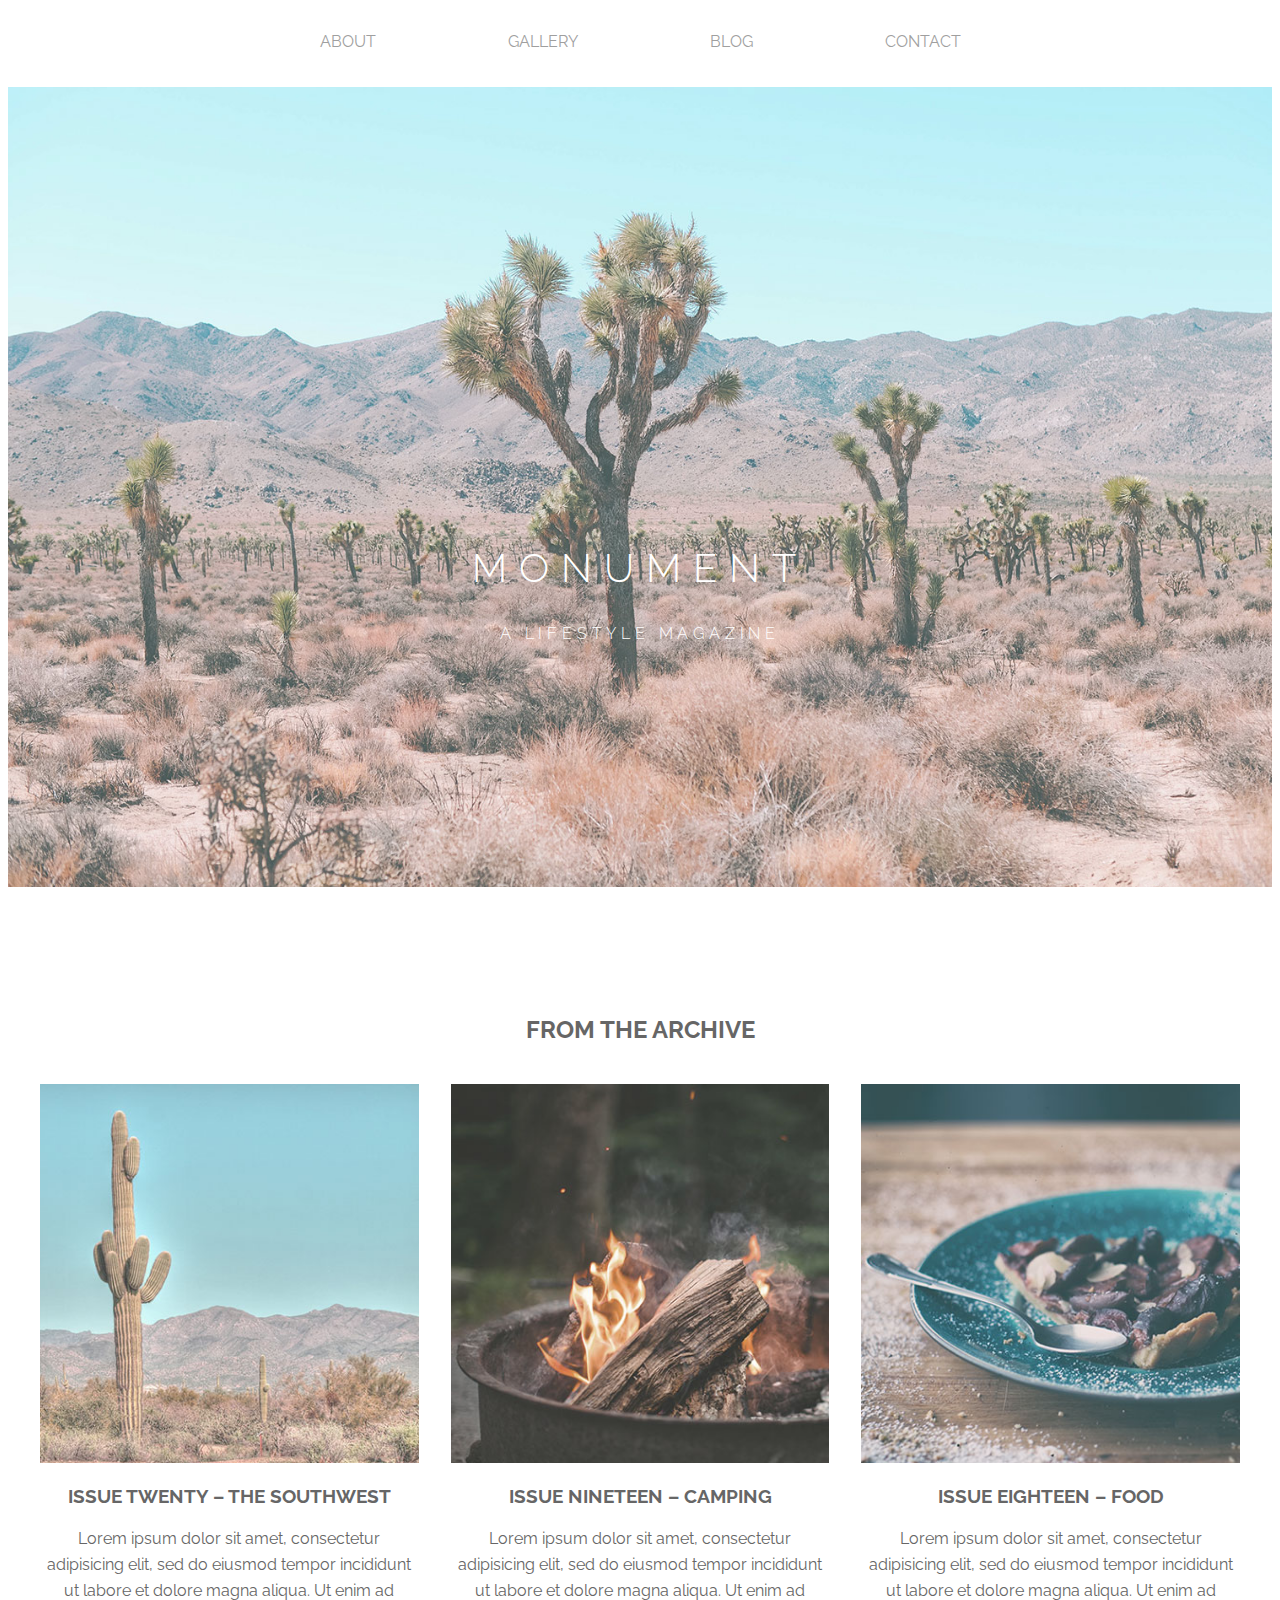
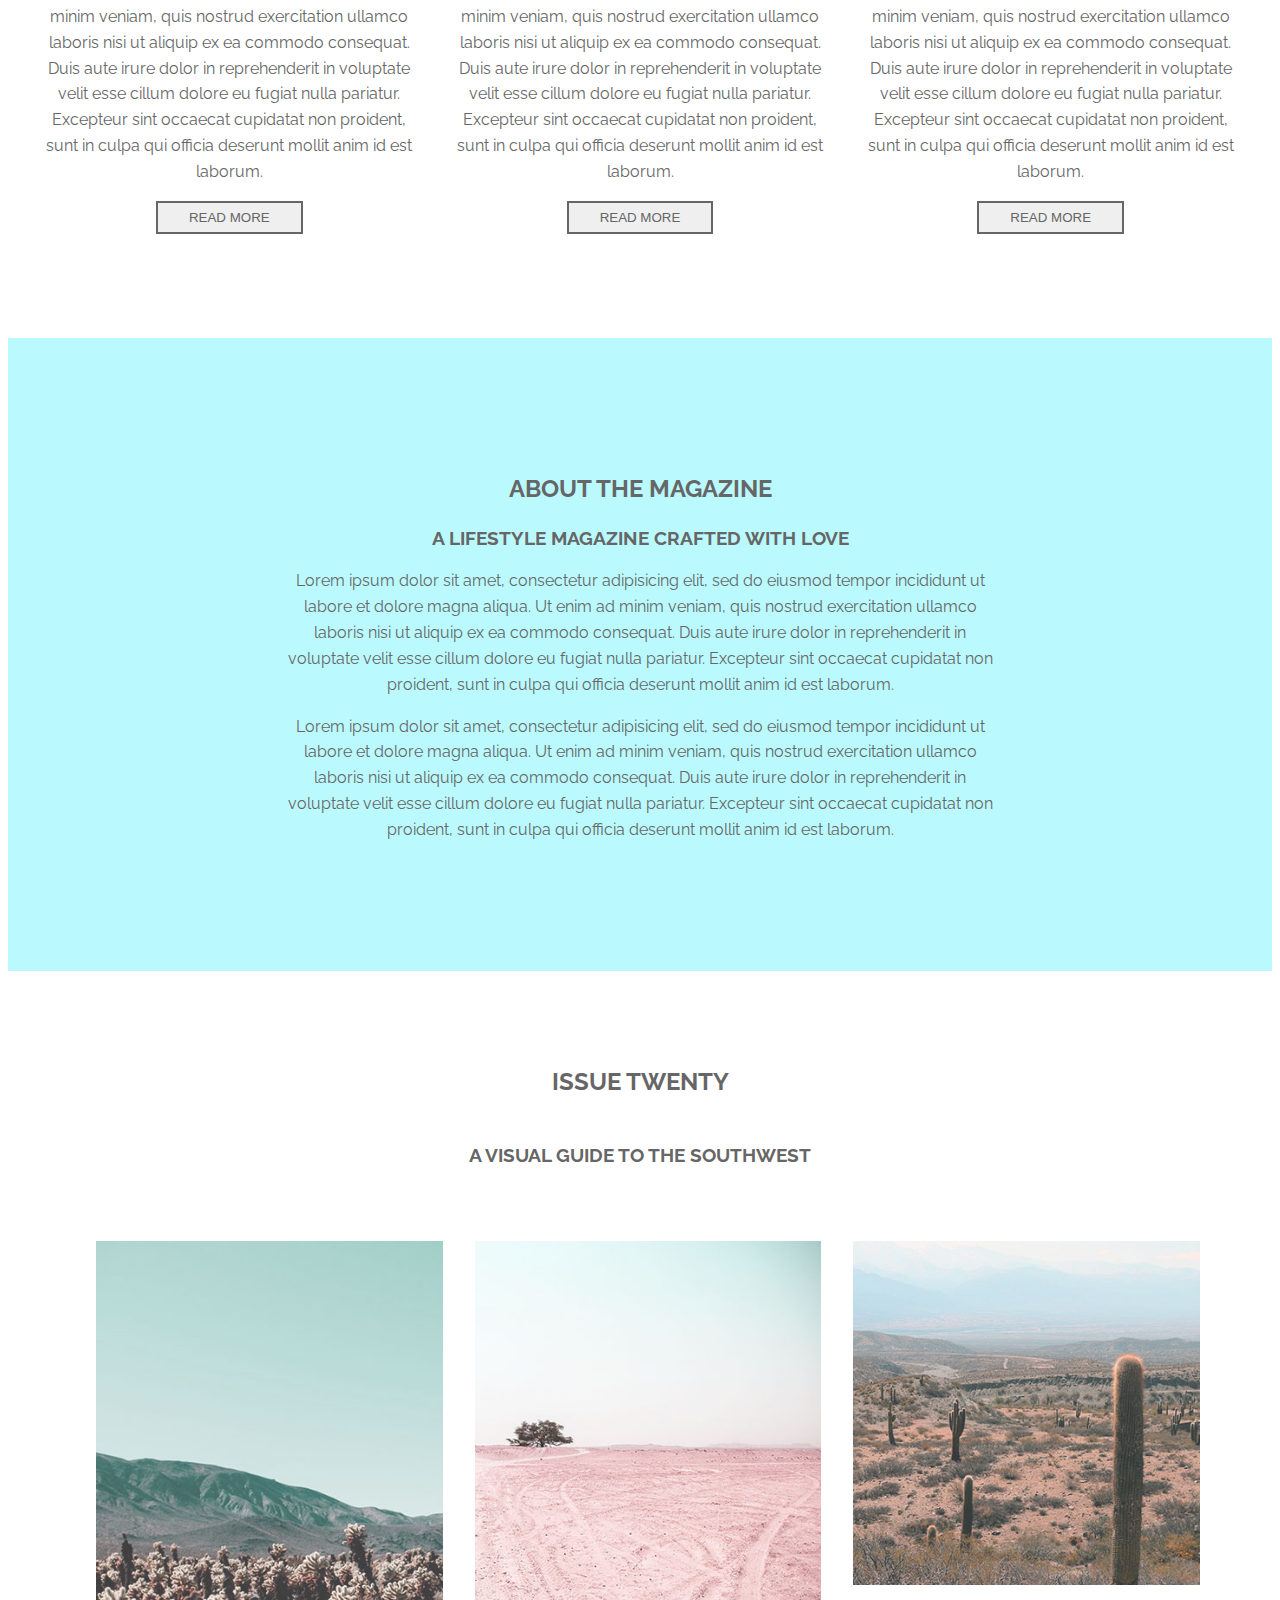
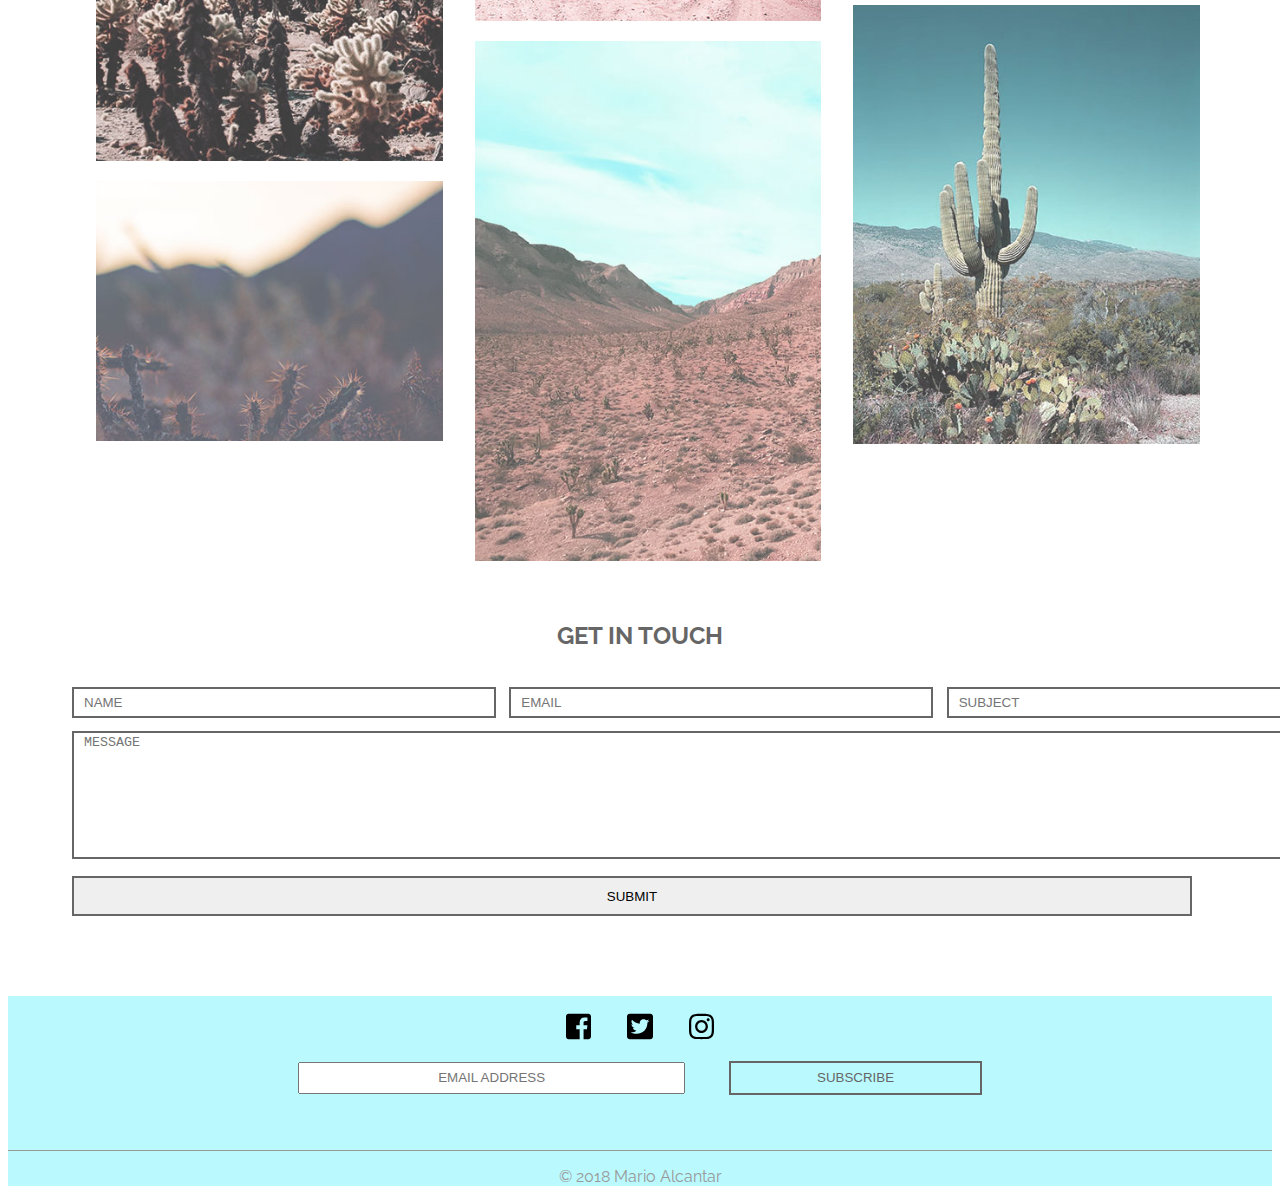
<file: index.html>
<!DOCTYPE html>
<html>
  <head>
    <meta charset="utf-8">
    <title>South West Monument</title>
    <link rel="stylesheet" href="https://maxcdn.bootstrapcdn.com/font-awesome/4.7.0/css/font-awesome.min.css">
	  <link href="https://fonts.googleapis.com/css?family=Lato:400,400i|Raleway:500,600" rel="stylesheet">
    <link rel="stylesheet" type="text/css" href="css/style.css">
    <meta name="viewport" content="width=device-width, initial-scale=1">
  </head>
  <body>
      <nav>
        <a class="hamburger" href=""><i class="fa fa-bars"></i></a>
        <a href="#about">ABOUT</a>
        <a href="#gallery">GALLERY</a>
        <a href="blog.html">BLOG</a>
        <a href="#contact">CONTACT</a>
      </nav>
    <header>
      <h1 class="centered">MONUMENT</h1>
      <h4>A LIFESTYLE MAGAZINE</h4>
    </header>
    <main>
      <h2>FROM THE ARCHIVE</h2>
      <section class="archive">
        <article>
          <img src="images/article_1.jpg" alt="Cactus Spike">
          <h3>ISSUE TWENTY &#x2013; THE SOUTHWEST</h3>
          <p>Lorem ipsum dolor sit amet, consectetur adipisicing elit, sed do eiusmod tempor incididunt ut labore et dolore magna aliqua. Ut enim ad minim veniam, quis nostrud exercitation ullamco laboris nisi ut aliquip ex ea commodo consequat. Duis aute irure dolor in reprehenderit in voluptate velit esse cillum dolore eu fugiat nulla pariatur. Excepteur sint occaecat cupidatat non proident, sunt in culpa qui officia deserunt mollit anim id est laborum.
          </p>
          <button type="submit">READ MORE</button>
        </article>
        <article>
          <img src="images/article_2.jpg" alt="Log Fire">
          <h3>ISSUE NINETEEN &#x2013; CAMPING</h3>
          <p>Lorem ipsum dolor sit amet, consectetur adipisicing elit, sed do eiusmod tempor incididunt ut labore et dolore magna aliqua. Ut enim ad minim veniam, quis nostrud exercitation ullamco laboris nisi ut aliquip ex ea commodo consequat. Duis aute irure dolor in reprehenderit in voluptate velit esse cillum dolore eu fugiat nulla pariatur. Excepteur sint occaecat cupidatat non proident, sunt in culpa qui officia deserunt mollit anim id est laborum.
          </p>
          <button type="submit">READ MORE</button>
        </article>
        <article>
          <img src="images/article_3.jpg" alt="Plate of Food">
          <h3>ISSUE EIGHTEEN &#x2013; FOOD</h3>
          <p>Lorem ipsum dolor sit amet, consectetur adipisicing elit, sed do eiusmod tempor incididunt ut labore et dolore magna aliqua. Ut enim ad minim veniam, quis nostrud exercitation ullamco laboris nisi ut aliquip ex ea commodo consequat. Duis aute irure dolor in reprehenderit in voluptate velit esse cillum dolore eu fugiat nulla pariatur. Excepteur sint occaecat cupidatat non proident, sunt in culpa qui officia deserunt mollit anim id est laborum.
          </p>
          <button type="submit">READ MORE</button>
        </article>
      </section>
      <section id="about">
        <h2>ABOUT THE MAGAZINE</h2>
        <h3>A LIFESTYLE MAGAZINE CRAFTED WITH LOVE</h3>
        <p> Lorem ipsum dolor sit amet, consectetur adipisicing elit, sed do eiusmod tempor incididunt ut labore et dolore magna aliqua. Ut enim ad minim veniam, quis nostrud exercitation ullamco laboris nisi ut aliquip ex ea commodo consequat. Duis aute irure dolor in reprehenderit in voluptate velit esse cillum dolore eu fugiat nulla pariatur. Excepteur sint occaecat cupidatat non proident, sunt in culpa qui officia deserunt mollit anim id est laborum.
        </p>
        <p>Lorem ipsum dolor sit amet, consectetur adipisicing elit, sed do eiusmod tempor incididunt ut labore et dolore magna aliqua. Ut enim ad minim veniam, quis nostrud exercitation ullamco laboris nisi ut aliquip ex ea commodo consequat. Duis aute irure dolor in reprehenderit in voluptate velit esse cillum dolore eu fugiat nulla pariatur. Excepteur sint occaecat cupidatat non proident, sunt in culpa qui officia deserunt mollit anim id est laborum.
        </p>
      </section>
      <h2>ISSUE TWENTY</h2>
      <h5 id="gallery">A VISUAL GUIDE TO THE SOUTHWEST</h5>
      <section class="twenty">
        <div class="photosLeft">
          <img src="images/gallery_1.jpg" alt="CACTUS 1">
          <img src="images/gallery_3.jpg" alt="CACTUS 2">
        </div>
        <div class="photosCenter">
          <img src="images/gallery_4.jpg" alt="CACTUS 3">
          <img src="images/gallery_2.jpg" alt="CACTUS 4">
        </div>
        <div class="photosRight">
          <img src="images/gallery_5.jpg" alt="CACTUS 5">
          <img src="images/gallery_6.jpg" alt="CACTUS 6">
        </div>
      </section>
      <section class="twentySmall">
        <div class="twentySmallLeft">
          <img src="images/gallery_1.jpg" alt="CACTUS 1">
          <img src="images/gallery_3.jpg" alt="CACTUS 2">
          <img src="images/gallery_4.jpg" alt="CACTUS 3">
        </div>
        <div class="twentySmallRight">
          <img src="images/gallery_2.jpg" alt="CACTUS 4">
          <img src="images/gallery_5.jpg" alt="CACTUS 5">
          <img src="images/gallery_6.jpg" alt="CACTUS 6">
        </div>
      </section>
    </main>
    <h2 id="contact">GET IN TOUCH</h2>
    <form>
      <div class="inputTop">
        <div id="input1">
        <input type="text" name="name" placeholder="NAME">
          <p class="errorMessage">Please insert a name</p>
          </div>
          <div id="input2">
        <input id="email" type="text" name="email" placeholder="EMAIL">
        <p class="errorMessage">Please enter an email</p>
      </div>
      <div id="input3">
        <input id="subject" type="text" name="subject" placeholder="SUBJECT">
        <p class="errorMessage">Please enter the subject</p>
      </div>
    </div>
      <div class="inputBottom">
        <div id="input4">
        <textarea placeholder="MESSAGE"></textarea>
        <p class="errorMessage">Please enter a message</p>
      </div>
        <input id="submit" type="submit" name="submit" value="SUBMIT">
      </div>
    </form>
    <footer>
      <div class="social">
        <a href="http://www.facebook.com"><img src="images/facebook-square.svg" alt="Facebook"/></a>
        <a href="http://www.twitter.com"><img src="images/twitter-square.svg" alt="Twitter"/></a>
        <a href="http://www.instagram.com"><img src="images/instagram.svg" alt="Instagram"/></a>
      </div>
      <div class="emailSubLarge">
        <input id="emailSubcribe" type="text" placeholder="EMAIL ADDRESS">
        <button id="subscribe" type="submit">SUBSCRIBE</button>
      </div>
      <div class="emailSubSmall">
        <div>
          <input id="emailSubcribe" type="text" placeholder="EMAIL ADDRESS">
        </div>
        <div>
          <button id="subscribe" type="submit">SUBSCRIBE</button>
        </div>
      </div>
      <p id="copyright">© 2018 Mario Alcantar</p>
    </footer>
    <script src="https://ajax.googleapis.com/ajax/libs/jquery/3.3.1/jquery.min.js"></script>
  <script src="./js/main.js" type="text/javascript"></script>
  </body>
</html>
</file>
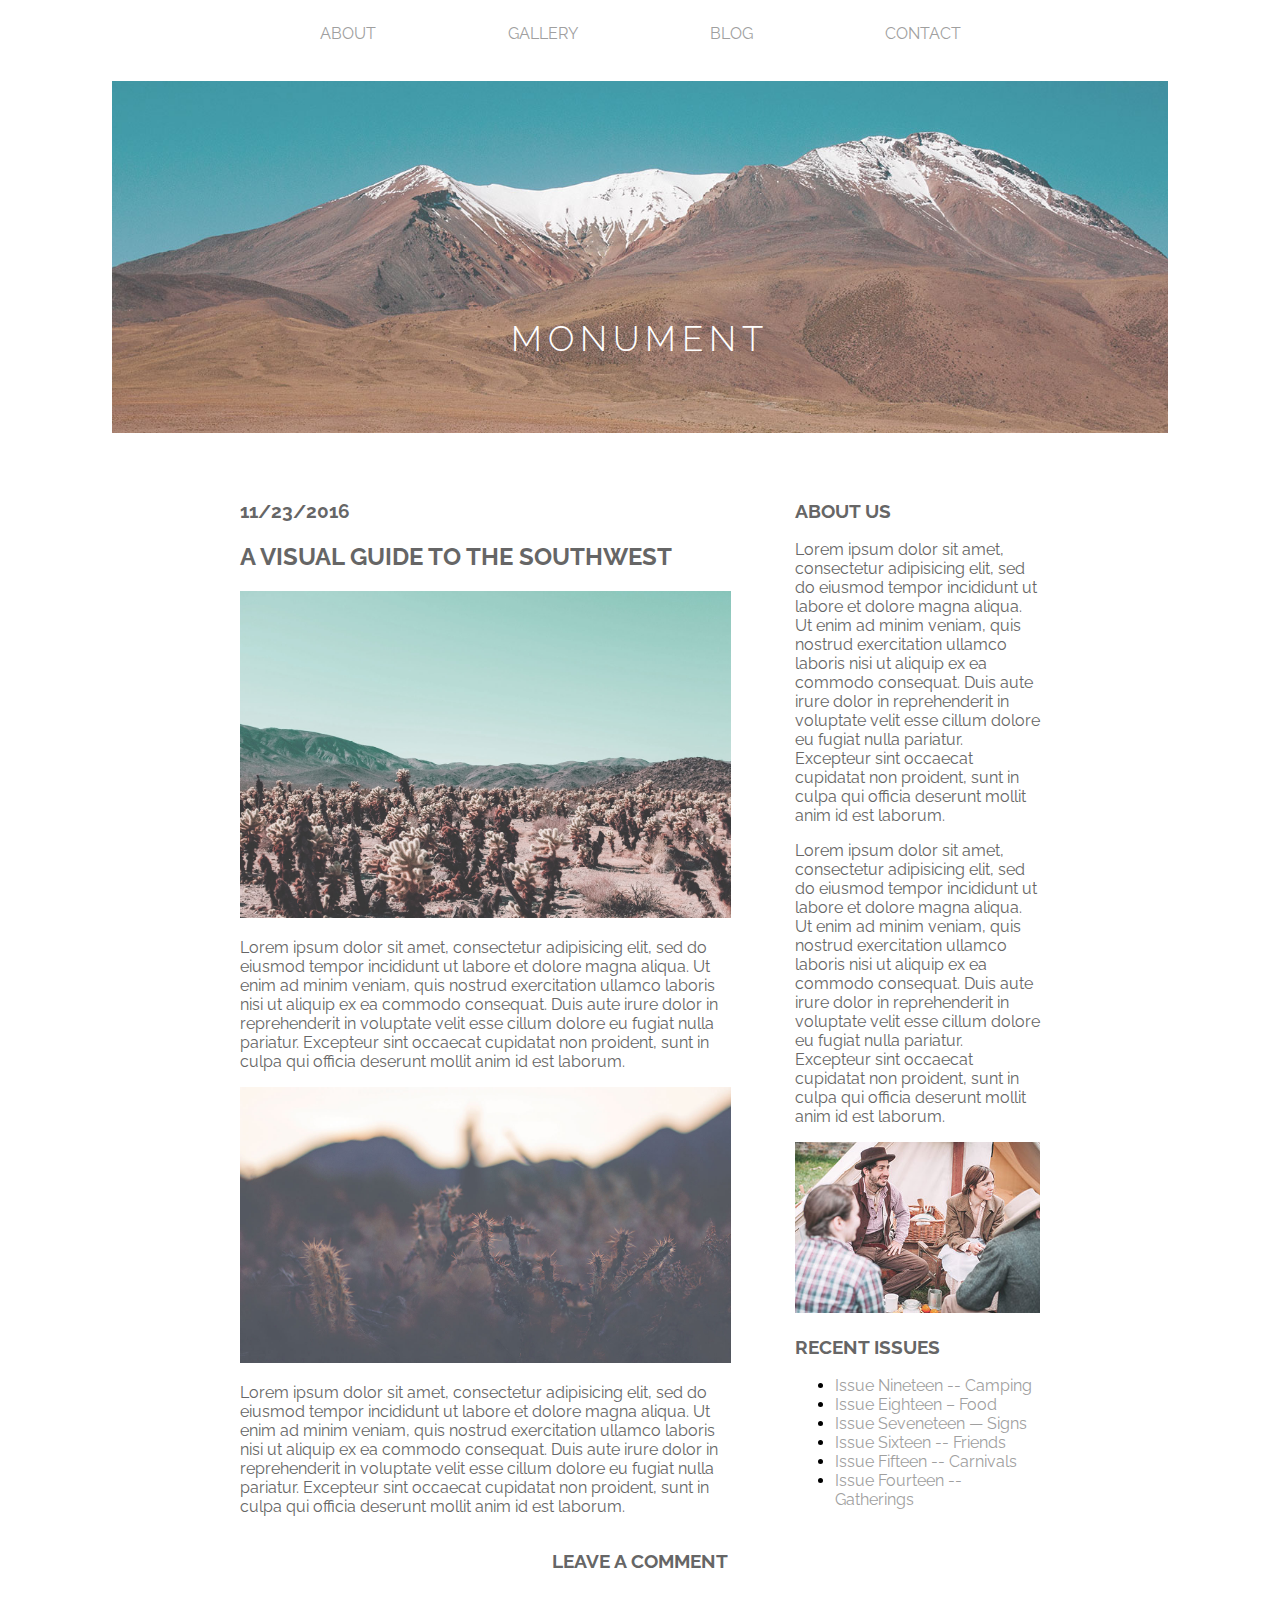
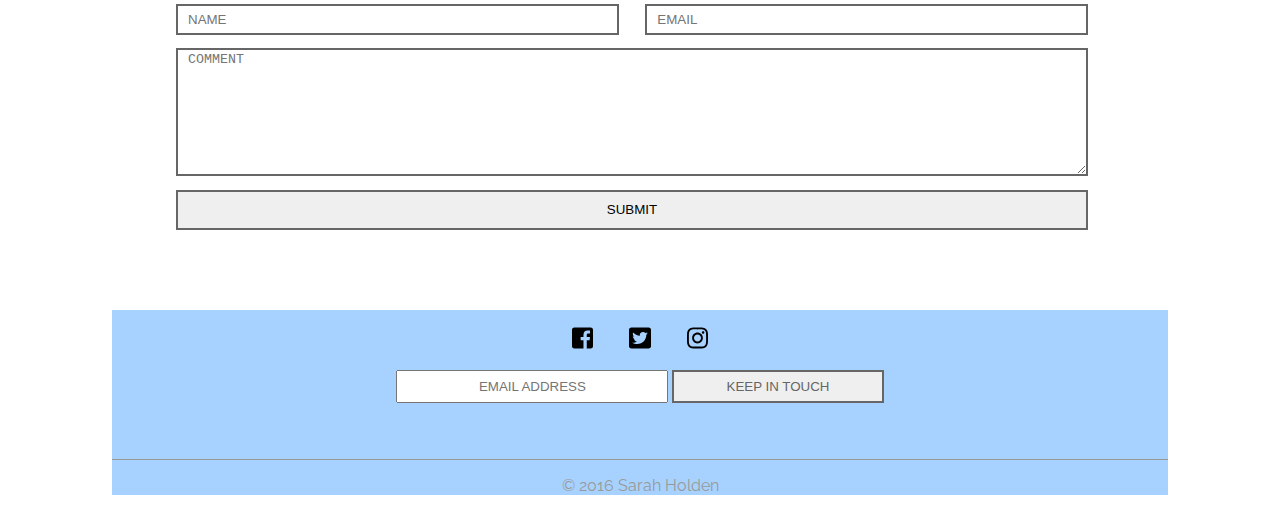
<file: blog.html>
<!DOCTYPE html>
<html>
  <head>
    <meta charset="utf-8">
    <title>South West Monument</title>
    <link rel="stylesheet" href="https://maxcdn.bootstrapcdn.com/font-awesome/4.7.0/css/font-awesome.min.css">
	  <link href="https://fonts.googleapis.com/css?family=Lato:400,400i|Raleway:500,600" rel="stylesheet">
    <link rel="stylesheet" type="text/css" href="css/blog.css">
    <meta name="viewport" content="width=device-width, initial-scale=1">
  </head>
  <body>
      <nav>
        <a class="hamburger" href=""><i class="fa fa-bars"></i></a>
        <a href="#">ABOUT</a>
        <a href="#">GALLERY</a>
        <a href="#">BLOG</a>
        <a href="#">CONTACT</a>
      </nav>
    <header>
      <h1 class="centered">MONUMENT</h1>
    </header>
    <main>
      <article>
        <h3>11/23/2016</h3>
        <h2>A VISUAL GUIDE TO THE SOUTHWEST</h2>
        <img src="images/blog_1.jpg" alt="Cactus Forest">
        <p>Lorem ipsum dolor sit amet, consectetur adipisicing elit, sed do eiusmod tempor incididunt ut labore et dolore magna aliqua. Ut enim ad minim veniam, quis nostrud exercitation ullamco laboris nisi ut aliquip ex ea commodo consequat. Duis aute irure dolor in reprehenderit in voluptate velit esse cillum dolore eu fugiat nulla pariatur. Excepteur sint occaecat cupidatat non proident, sunt in culpa qui officia deserunt mollit anim id est laborum.
        </p>
        <img src="images/blog_2.jpg" alt="Cactus Close-up">
        <p>Lorem ipsum dolor sit amet, consectetur adipisicing elit, sed do eiusmod tempor incididunt ut labore et dolore magna aliqua. Ut enim ad minim veniam, quis nostrud exercitation ullamco laboris nisi ut aliquip ex ea commodo consequat. Duis aute irure dolor in reprehenderit in voluptate velit esse cillum dolore eu fugiat nulla pariatur. Excepteur sint occaecat cupidatat non proident, sunt in culpa qui officia deserunt mollit anim id est laborum.
        </p>
      </article>
      <section>
     <div class="aboutUs">
       <h3>ABOUT US</h3>
       <p> Lorem ipsum dolor sit amet, consectetur adipisicing elit, sed do eiusmod tempor incididunt ut labore et dolore magna aliqua. Ut enim ad minim veniam, quis nostrud exercitation ullamco laboris nisi ut aliquip ex ea commodo consequat. Duis aute irure dolor in reprehenderit in voluptate velit esse cillum dolore eu fugiat nulla pariatur. Excepteur sint occaecat cupidatat non proident, sunt in culpa qui officia deserunt mollit anim id est laborum.
       </p>
       <p>Lorem ipsum dolor sit amet, consectetur adipisicing elit, sed do eiusmod tempor incididunt ut labore et dolore magna aliqua. Ut enim ad minim veniam, quis nostrud exercitation ullamco laboris nisi ut aliquip ex ea commodo consequat. Duis aute irure dolor in reprehenderit in voluptate velit esse cillum dolore eu fugiat nulla pariatur. Excepteur sint occaecat cupidatat non proident, sunt in culpa qui officia deserunt mollit anim id est laborum.
       </p>
       <img src="images/about.jpg" alt="photo of us">
     </div>
     <div class="recent">
      <h3>RECENT ISSUES</h3>
      <ul>
        <li><a href="#">Issue Nineteen -- Camping</a></li>
        <li><a href="#">Issue Eighteen &#x2013; Food</a></li>
        <li><a href="#">Issue Seveneteen &#8212; Signs</a></li>
        <li><a href="#">Issue Sixteen -- Friends</a></li>
        <li><a href="#">Issue Fifteen -- Carnivals</a></li>
        <li><a href="#">Issue Fourteen -- Gatherings</a></li>
      </ul>
     </div>
   </section>
    </main>
    <h3 id="leave">LEAVE A COMMENT</h3>
    <form>
      <div class="inputTop">
        <input id="name" type="text" name="name" placeholder="NAME" required>
        <input id="email" type="text" name="email" placeholder="EMAIL" required>
      </div>
      <div class="inputBottom">
        <textarea placeholder="COMMENT"></textarea>
        <input id="submit" type="submit" name="submit" value="SUBMIT">
      </div>
    </form>
    <footer>
      <div class="social">
        <a href="http://www.facebook.com"><img src="images/facebook-square.svg" alt="Facebook"/></a>
        <a href="http://www.twitter.com"><img src="images/twitter-square.svg" alt="Twitter"/></a>
        <a href="http://www.instagram.com"><img src="images/instagram.svg" alt="Instagram"/></a>
      </div>
      <div>
        <input id="user" type="text" placeholder="EMAIL ADDRESS">
        <button type="submit">KEEP IN TOUCH</button>
      </div>
      <p id="copyright">© 2016 Sarah Holden</p>
    </footer>
  </body>
</html>
</file>
<file: css/style.css>
nav {
  text-align: center;
}
nav a {
  color: #9f9f9f;
  text-align: center;
  text-decoration: none;
  display: inline-block;
  margin: 1.5em 4em;
}
.hamburger {
	display: none;
}

header {
  background-image: url("../images/home_header_bg.jpg");
  background-position: center;
  background-size: cover;
  height: 50em;
  margin-bottom: 8em;
  margin-top: 12px;
  background-attachment: fixed;
}

.centered {
  position: absolute;
  top: 60%;
  left: 50%;
  transform: translate(-50%, -50%);
  font-size: 2.5em;
  letter-spacing: .3em;
  text-align: center;
  color: white;
  font-weight: 300;
}
header h4 {
  position: absolute;
  top: 68%;
  left: 50%;
  transform: translate(-50%, -50%);
  font-size: 1em;
  letter-spacing: .3em;
  text-align: center;
  color: white;
  font-weight: 300;
}
.archive {
  display: flex;
  margin: 1em;
}
.archive article {
  padding: 1em;
  text-align: center;
}
.archive p {
  line-height: 1.618em;
}
.archive button {
  width: 11em;
}
#about {
  text-align: center;
  background-color: #bafaff;
  padding: 7em 10em;
  margin: 5.5em auto 6em auto;
}
#about p {
  width: 75%;
  text-align: center;
  margin: 1em auto;
  line-height: 1.618em;
}
.twenty {
  display: flex;
  margin: 3em;
}
.twenty img {
  margin: .5em;
}
.photosLeft {
  margin: 0 2em;
}
.photosRight {
  margin: 0 2em;
}
.twentySmall {
  display: none;
}
h5 {
  font-size: 1.2em;
  color: #666666;
  text-align: center;
  margin: 2.5em 0 3.5em 0;
}
h3 {
  color: #666666;
  text-align: center;
}
h2 {
  margin: 1em;
  color: #666666;
  text-align: center;
}
body {
  font-family: "Raleway", "Verdana", sans-serif;
}
p {
  color: #666666;
  font-family: "Lato", "Verdana" sans-serif;
}
form {
  margin: auto;
  padding: 0 5em 5em 4em;
}
.inputTop {
  display: flex;
  justify-content: space-around;
}
.inputTop input{
  width: 30em;
  /* width: 50%; */
  height: 2em;
  margin: 1em 0;
  border: solid 2px;
  border-color: #666666;
  padding: 0 .75em;
}
#email {
  margin-left: 1em;
  margin-right: 1em;
}
.inputBottom {
  display: flex;
  flex-direction: column;
  justify-content: space-between;
}
textarea {
  border: solid 2px;
  border-color: #666666;
  height: 9em;
  padding-left: .75em;
  width: 96.5em;
}
#submit {
  margin-top: 1em;
  border: solid 2px;
  border-color: #666666;
  height: 3em;
}
.errorMessage {
text-align: left;
font-size: .9rem;
color: #ED5254;
margin: 0 0 .5em 0;
display: none;
}
.inputFilled{
  border-color: green;
}
footer {
  background-color: #bafaff;
  text-align: center;
  height: 190%;
  width: 100%;
}
.social a {
  text-decoration: none;
  color: #666666;
  text-align: center;
}
.social img {
  max-width: 2%;
  max-height: 2%;
  display: inline-block;
  margin: 1em 1em;
}
#emailSubcribe {
  margin-bottom: 3em;
  text-align: center;
  height: 2em;
  width: 30%;
}
button{
  border: solid 2px;
  border-color: #666666;
  height: 2.5em;
  width: 20%;
  color: #666666;
  transition: height ease-in-out;
}
#subscribe {
  background-color: #bafaff;
  margin-left: 3em;
}
.emailSubSmall {
  display: none;
}
#copyright {
  color: #999999;
  border-top: 1px solid;
  padding-top: 1em;
}
img {
  max-width: 100%;
  transition: opacity ease-in-out;
}
a {
  transition: text-decoration ease-in-out;
}
.error {
  border: 2px solid #ED5254;
  color: #ED5254;
}

/* ===============================================
Effects
=============================================== */

img:hover {
  opacity: .7;
}
a:hover {
  font-weight: bolder;
  text-decoration: underline;
}
button:hover {
  font-weight: bolder;
  text-decoration: underline;
  border: solid 3px;
  background-color: #bafaff;
  height: 3em;
}

/* =========================================== */
/* Media Queries */
/* ============================================ */

@media only screen and (max-width: 785px) {
  nav a {
    color: #9f9f9f;
    text-align: center;
    text-decoration: none;
    display: inline-block;
    margin: 1em 2.5em;
  }
  .archive {
    display: block;
  }
  #about {
    padding: 4em 6em;
    margin: 5.5em auto 6em auto;
  }
  #about p {
    width: 100%;
    text-align: center;
    margin: 1em auto;
    line-height: 1.618em;
  }
}
@media only screen and (max-width: 500px){
  .hamburger {
  	display: block;
  	color: #fff;
    font-size: 1.7rem;
  	position: absolute;
  	top: 8px;
  	left: -25px;
    }
  nav a {
    display: none;
    }
  html {
    font-size: 18px;
  }
  #about {
    padding: 4em 2em;
  }
.twenty {
  display: none;
}
  .twentySmall {
    display: flex;
  }
  .twentySmall img {
    margin: .3em;
  }
  .twentySmallLeft {
    margin-left: 1em;
    margin-right: .3em;
  }
  .twentySmallRight {
    margin-right: 1em;
    margin-left: .3em;
  }
  form {
    padding: 0 1em 1em 1em;
  }
  .inputTop {
    flex-direction: column;
    margin-bottom: .5em;
  }
  .inputTop input {
    width: 94.5%;
    margin: .5em 0;
  }
  #email {
    margin-left: 0;
    margin-right: 0;
  }
  .social img {
    max-width: 5%;
    max-height: 5%;
  }
  .emailSubLarge {
    display: none;
  }
  .emailSubSmall {
    display: block;
  }
  #emailSubcribe {
    margin-bottom: 1em;
    text-align: center;
    height: 2em;
    width: 85%;
  }
  #subscribe {
    background-color: #bafaff;
    width: 85%;
    margin: 0;
  }
}
</file>
<file: css/blog.css>
nav {
  text-align: center;
}
nav a {
  color: #9f9f9f;
  text-align: center;
  text-decoration: none;
  display: inline-block;
  margin: 1.5em 4em;
}
.hamburger {
	display: none;
}

header {
  background-image: url("../images/blog_header_bg.jpg");
  background-position: center;
  background-size: cover;
  height: 22em;
  margin-bottom: 48px;
  margin-top: 14px;
}

.centered {
  position: absolute;
  top: 35%;
  left: 50%;
  transform: translate(-50%, -50%);
  font-size: 35px;
  letter-spacing: 6px;
  text-align: center;
  color: white;
  font-weight: 300;
}
main {
  display: flex;
  align-content: space-around;
}

h3 {
  color: #666666;
  text-align: left;
}
h2 {
  color: #666666;
  text-align: left;
}
body {
  margin: 0 7em;
  font-family: "Raleway", "Verdana", sans-serif;
}
.recent a {
  color: #9f9f9f;
  text-decoration: none;
}
p {
  color: #666666;
  font-family: "Lato", "Verdana" sans-serif;
}
section {
  flex-direction: column;
  width: 33.3333%;
  padding-left: 2em;
  padding-right: 8em;
}
article {
  width: 66.6666%;
  padding-right: 2em;
  padding-left: 8em;
}
#leave {
  text-align: center;
}
form {
  margin: auto;
  padding: 0 5em 5em 4em;
}
.inputTop {
  display: flex;
  justify-content: space-between;
}
.inputTop input{
  width: 50%;
  height: 2em;
  margin: 1em 0;
  border: solid 2px;
  border-color: #666666;
  padding: 0 .75em;
}
#name {
  margin-right: 1em;
}
#email {
  margin-left: 1em;
}
.inputBottom {
  display: flex;
  flex-direction: column;
  justify-content: space-between;
}
textarea {
  border: solid 2px;
  border-color: #666666;
  height: 9em;
  padding-left: .75em;
}
#submit {
  margin-top: 1em;
  border: solid 2px;
  border-color: #666666;
  height: 3em;
}
footer {
  background-color: #a7d2ff;
  text-align: center;
  height: 190%;
  width: 100%;
}
.social a {
  text-decoration: none;
  color: #666666;
  text-align: center;
}
.social img {
  max-width: 2%;
  max-height: 2%;
  display: inline-block;
  margin: 1em 1em;
}
#user {
  margin-bottom: 3em;
  text-align: center;
  height: 2em;
  width: 25%;
}
button{
  border: solid 2px;
  border-color: #666666;
  height: 2.5em;
  width: 20%;
  color: #666666;
}
#copyright {
  color: #999999;
  border-top: 1px solid;
  padding-top: 1em;
}
img {
  max-width: 100%;
}
@media only screen and (max-width: 560px){
.hamburger {
	display: block;
	color: #fff;
  font-size: 1.7rem;
	position: absolute;
	top: 8px;
	left: -25px;
  }
  .aboutUs {
    display: none;
  }
  .recent {
    display: none;
  }
  nav a {
    display: none;
  }
  html {
    font-size: 18px;
  }
  body {
    display:block;
    margin: auto;
    width: 100%;
  }
  main {
    display: block;
    margin: auto;
    width: 100%;
  }
  .centered {
    top: 32%;
  }
}
</file>
